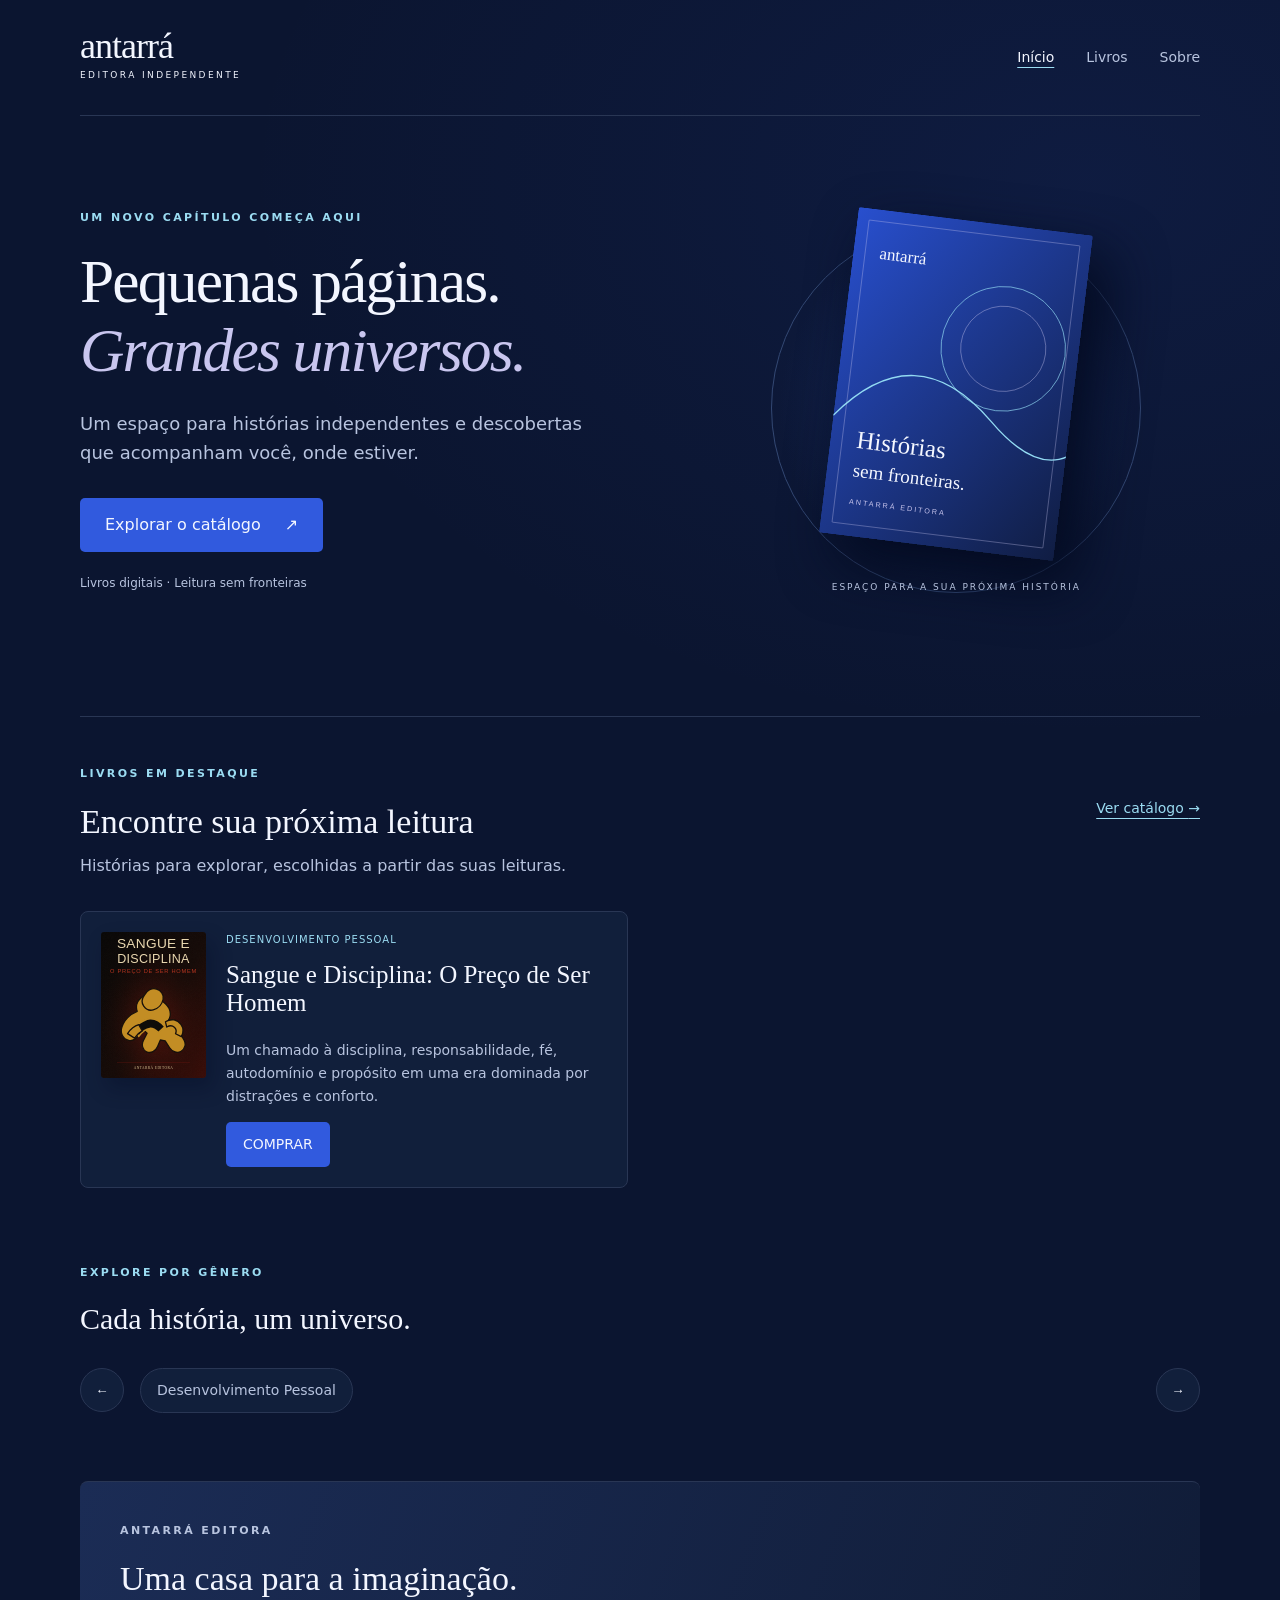
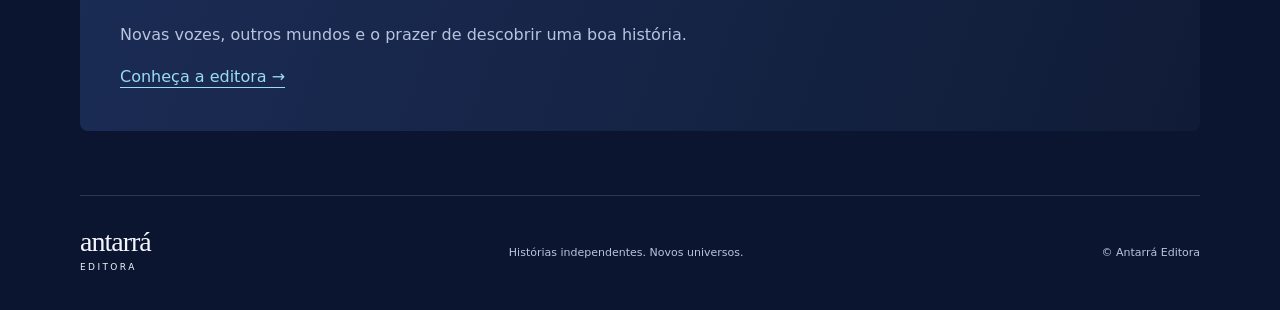
<file: index.html>
<!doctype html>
<html lang="pt-BR">
<head><meta charset="utf-8"><meta name="viewport" content="width=device-width, initial-scale=1"><meta name="description" content="Antarrá Editora — histórias independentes, novos universos."><title>Início | Antarrá Editora</title><link rel="stylesheet" href="css/style.css"><script src="js/loja.js" defer></script></head>
<body><a class="skip" href="#conteudo">Pular para o conteúdo</a><header class="header wrap"><a class="brand" href="index.html" aria-label="Antarrá Editora, início">antarrá<span>EDITORA INDEPENDENTE</span></a><nav aria-label="Menu principal"><a href="index.html" aria-current="page">Início</a><a href="livros.html">Livros</a><a href="sobre.html">Sobre</a></nav></header><main id="conteudo"><section class="hero wrap"><div><p class="eyebrow">UM NOVO CAPÍTULO COMEÇA AQUI</p><h1>Pequenas páginas.<br><em>Grandes universos.</em></h1><p class="lead">Um espaço para histórias independentes e descobertas que acompanham você, onde estiver.</p><a class="button" href="livros.html">Explorar o catálogo <span aria-hidden="true">↗</span></a><p class="quiet">Livros digitais · Leitura sem fronteiras</p></div><div class="hero-art" aria-hidden="true"><div class="orbit"></div><img src="capas/editorial.svg" alt="" width="360" height="500"><span class="art-caption">ESPAÇO PARA A SUA PRÓXIMA HISTÓRIA</span></div></section><section class="shelf wrap"><div class="section-heading"><div><p class="eyebrow">LIVROS EM DESTAQUE</p><h2>Encontre sua próxima leitura</h2></div><a href="livros.html">Ver catálogo <span aria-hidden="true">→</span></a></div><p class="intro">Histórias para explorar, escolhidas a partir das suas leituras.</p><div class="catalogo" data-catalogo="destaques" aria-live="polite"><p>Carregando catálogo…</p></div><noscript><p>Ative o JavaScript para visualizar o catálogo.</p></noscript></section><section class="genres wrap" aria-labelledby="generos-titulo"><p class="eyebrow">EXPLORE POR GÊNERO</p><h2 id="generos-titulo">Cada história, um universo.</h2><div class="genre-scroll"><button class="scroll-genre" type="button" data-scroll-generos="-1" aria-label="Rolar gêneros para a esquerda">←</button><nav class="genre-strip" data-generos-home aria-label="Gêneros literários"></nav><button class="scroll-genre" type="button" data-scroll-generos="1" aria-label="Rolar gêneros para a direita">→</button></div><p data-generos-vazio hidden>Nenhum gênero disponível.</p></section><section class="note wrap"><p class="eyebrow">ANTARRÁ EDITORA</p><h2>Uma casa para a imaginação.</h2><p>Novas vozes, outros mundos e o prazer de descobrir uma boa história.</p><a href="sobre.html">Conheça a editora →</a></section></main><footer class="wrap footer"><a class="brand" href="index.html">antarrá<span>EDITORA</span></a><p>Histórias independentes. Novos universos.</p><small>© Antarrá Editora</small></footer></body></html>
</file>
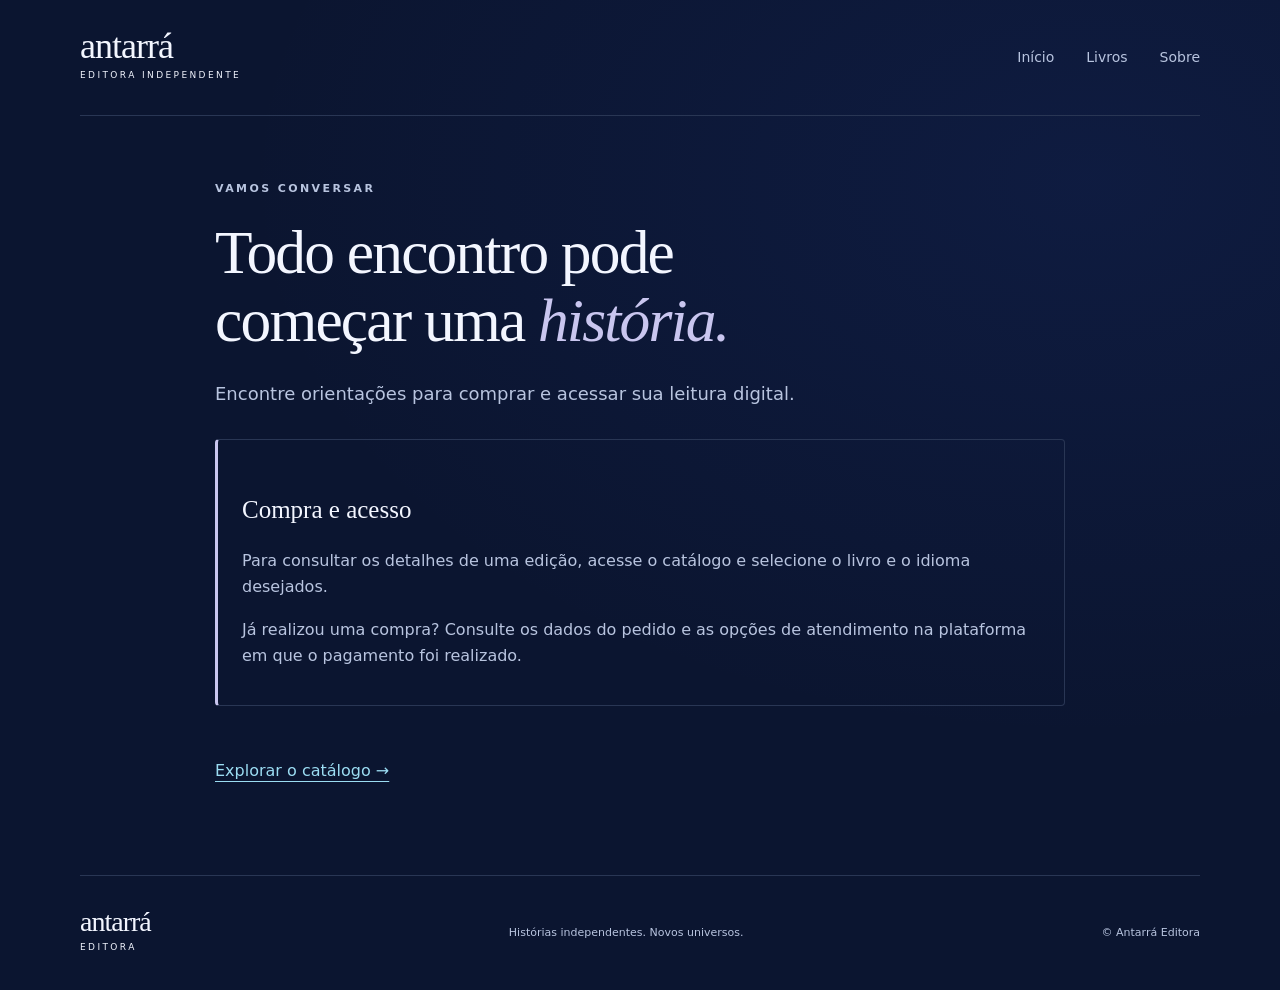
<file: contato.html>
<!doctype html>
<html lang="pt-BR">
<head><meta charset="utf-8"><meta name="viewport" content="width=device-width, initial-scale=1"><meta name="description" content="Antarrá Editora — histórias independentes, novos universos."><title>Contato | Antarrá Editora</title><link rel="stylesheet" href="css/style.css"><script src="js/loja.js" defer></script></head>
<body><a class="skip" href="#conteudo">Pular para o conteúdo</a><header class="header wrap"><a class="brand" href="index.html" aria-label="Antarrá Editora, início">antarrá<span>EDITORA INDEPENDENTE</span></a><nav aria-label="Menu principal"><a href="index.html">Início</a><a href="livros.html">Livros</a><a href="sobre.html">Sobre</a></nav></header><main id="conteudo"><section class="wrap page-section prose"><p class="eyebrow">VAMOS CONVERSAR</p><h1>Todo encontro pode<br>começar uma <em>história.</em></h1><p class="lead">Encontre orientações para comprar e acessar sua leitura digital.</p><div class="notice"><h2>Compra e acesso</h2><p>Para consultar os detalhes de uma edição, acesse o catálogo e selecione o livro e o idioma desejados.</p><p>Já realizou uma compra? Consulte os dados do pedido e as opções de atendimento na plataforma em que o pagamento foi realizado.</p></div><a class="text-link" href="livros.html">Explorar o catálogo →</a></section></main><footer class="wrap footer"><a class="brand" href="index.html">antarrá<span>EDITORA</span></a><p>Histórias independentes. Novos universos.</p><small>© Antarrá Editora</small></footer></body></html>
</file>
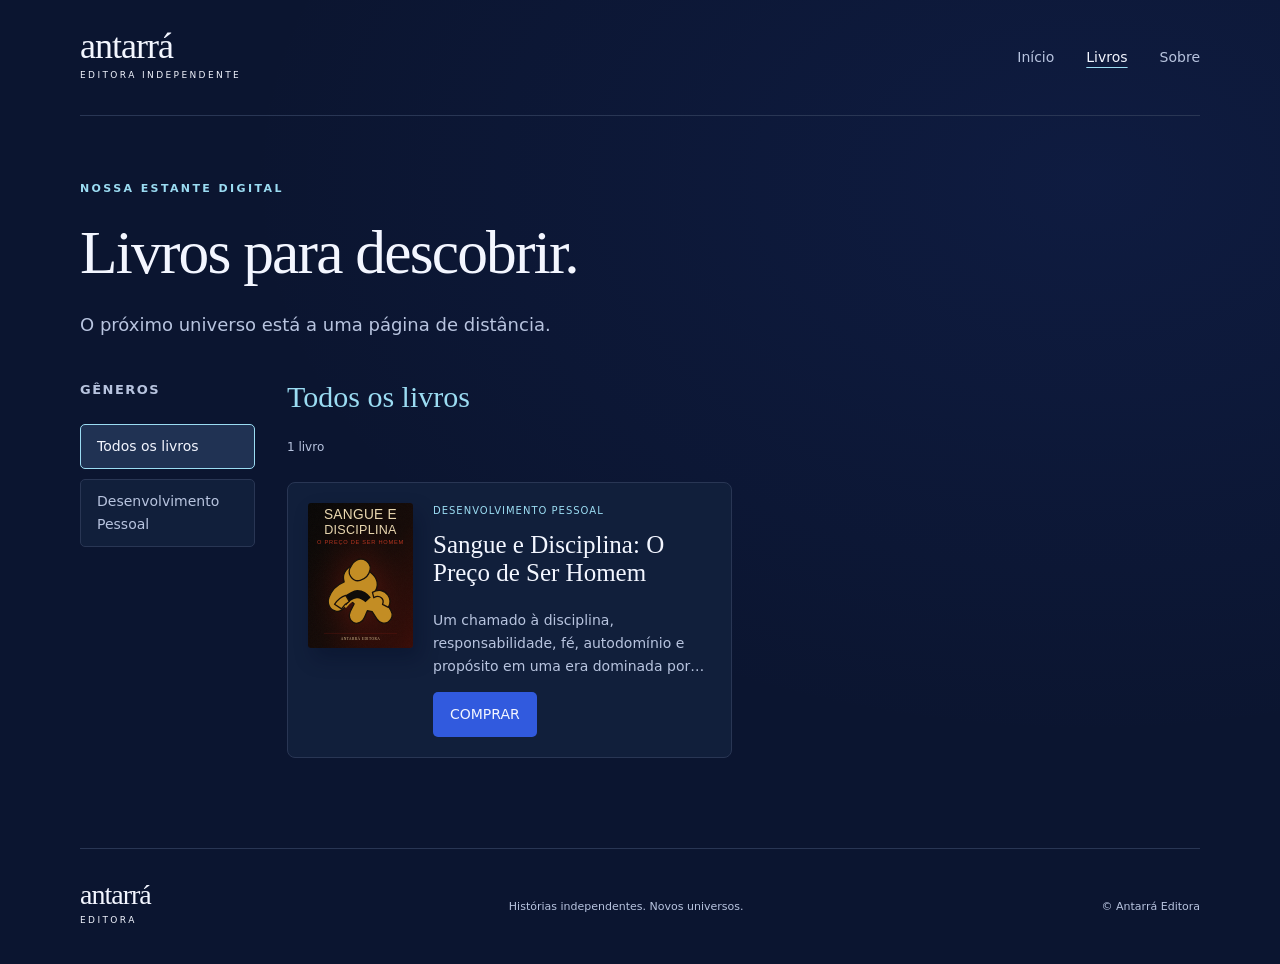
<file: livros.html>
<!doctype html>
<html lang="pt-BR">
<head><meta charset="utf-8"><meta name="viewport" content="width=device-width, initial-scale=1"><meta name="description" content="Antarrá Editora — histórias independentes, novos universos."><title>Livros | Antarrá Editora</title><link rel="stylesheet" href="css/style.css"><script src="js/loja.js" defer></script></head>
<body><a class="skip" href="#conteudo">Pular para o conteúdo</a><header class="header wrap"><a class="brand" href="index.html" aria-label="Antarrá Editora, início">antarrá<span>EDITORA INDEPENDENTE</span></a><nav aria-label="Menu principal"><a href="index.html">Início</a><a href="livros.html" aria-current="page">Livros</a><a href="sobre.html">Sobre</a></nav></header><main id="conteudo"><section class="wrap page-section"><p class="eyebrow">NOSSA ESTANTE DIGITAL</p><h1>Livros para descobrir.</h1><p class="lead">O próximo universo está a uma página de distância.</p><div class="library-layout"><aside class="genre-sidebar" aria-label="Filtrar livros por gênero"><h2 class="filter-title">Gêneros</h2><div data-generos-filtro class="genre-options"></div></aside><div class="library-results"><h2 data-filtro-titulo class="results-title">Todos os livros</h2><p data-contagem class="quiet" role="status"></p><div class="catalogo" data-catalogo="todos" aria-live="polite"><p>Carregando catálogo…</p></div></div></div><noscript><p>Ative o JavaScript para visualizar o catálogo.</p></noscript></section></main><footer class="wrap footer"><a class="brand" href="index.html">antarrá<span>EDITORA</span></a><p>Histórias independentes. Novos universos.</p><small>© Antarrá Editora</small></footer></body></html>
</file>
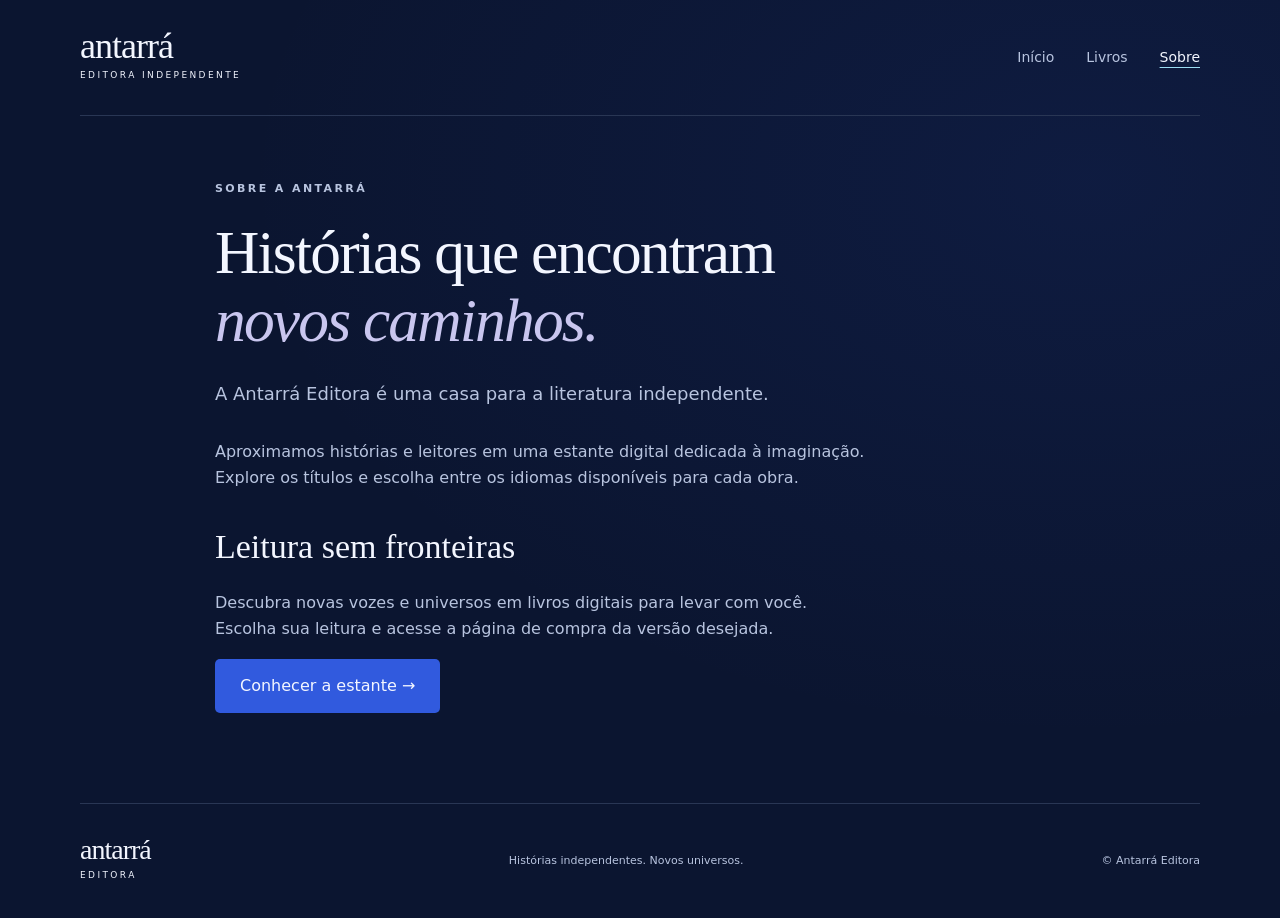
<file: sobre.html>
<!doctype html>
<html lang="pt-BR">
<head><meta charset="utf-8"><meta name="viewport" content="width=device-width, initial-scale=1"><meta name="description" content="Antarrá Editora — histórias independentes, novos universos."><title>Sobre | Antarrá Editora</title><link rel="stylesheet" href="css/style.css"><script src="js/loja.js" defer></script></head>
<body><a class="skip" href="#conteudo">Pular para o conteúdo</a><header class="header wrap"><a class="brand" href="index.html" aria-label="Antarrá Editora, início">antarrá<span>EDITORA INDEPENDENTE</span></a><nav aria-label="Menu principal"><a href="index.html">Início</a><a href="livros.html">Livros</a><a href="sobre.html" aria-current="page">Sobre</a></nav></header><main id="conteudo"><section class="wrap page-section prose"><p class="eyebrow">SOBRE A ANTARRÁ</p><h1>Histórias que encontram<br><em>novos caminhos.</em></h1><p class="lead">A Antarrá Editora é uma casa para a literatura independente.</p><p>Aproximamos histórias e leitores em uma estante digital dedicada à imaginação. Explore os títulos e escolha entre os idiomas disponíveis para cada obra.</p><h2>Leitura sem fronteiras</h2><p>Descubra novas vozes e universos em livros digitais para levar com você. Escolha sua leitura e acesse a página de compra da versão desejada.</p><a class="button" href="livros.html">Conhecer a estante →</a></section></main><footer class="wrap footer"><a class="brand" href="index.html">antarrá<span>EDITORA</span></a><p>Histórias independentes. Novos universos.</p><small>© Antarrá Editora</small></footer></body></html>
</file>
<file: css/style.css>
:root{--navy:#0b1530;--royal:#315ade;--cyan:#9bdcf2;--ice:#f3f6ff;--lavender:#c9c6ef;--muted:#b8c4df;--line:#293654}*{box-sizing:border-box}body{margin:0;background:var(--navy);color:var(--ice);font:16px/1.65 system-ui,sans-serif}a{color:inherit;text-underline-offset:5px}button,a{-webkit-tap-highlight-color:transparent}a:focus-visible,button:focus-visible{outline:3px solid var(--cyan);outline-offset:5px}.wrap{width:min(1120px,calc(100% - 48px));margin-inline:auto}.header{display:flex;align-items:center;justify-content:space-between;gap:24px;padding-block:28px;border-bottom:1px solid var(--line)}.brand{font:36px/1 Georgia,serif;text-decoration:none;letter-spacing:-1px}.brand span{display:block;font:9px/2.5 system-ui,sans-serif;letter-spacing:2.4px}nav{display:flex;gap:32px}nav a{text-decoration:none;font-size:14px;color:var(--muted)}nav a:hover,nav a[aria-current]{color:var(--ice)}nav a[aria-current]{text-decoration:underline;text-decoration-color:var(--cyan)}.hero{display:grid;grid-template-columns:1.2fr 1fr;align-items:center;gap:48px;padding-block:72px 88px}.eyebrow{font-size:11px;letter-spacing:2.4px;font-weight:650;color:var(--cyan);margin:0 0 20px}h1,h2,h3{font-family:Georgia,serif;font-weight:400;line-height:1.12;margin:0 0 24px}h1{font-size:clamp(40px,4.8vw,64px);letter-spacing:-1.8px}h2{font-size:34px}h3{font-size:28px}em{font-weight:400;color:var(--lavender)}.lead{font-size:18px;color:var(--muted);max-width:520px;margin-bottom:30px}.button{display:inline-flex;justify-content:center;align-items:center;gap:24px;border:1px solid transparent;border-radius:5px;background:var(--royal);color:var(--ice);padding:13px 24px;font:inherit;text-decoration:none;cursor:pointer}.button:hover{background:#4069ef}.quiet{font-size:12px;color:var(--muted);margin-top:22px}.hero-art{position:relative;display:flex;justify-content:center;align-items:center;min-height:440px;flex-direction:column}.hero-art img{width:236px;height:auto;transform:rotate(7deg);box-shadow:20px 24px 55px #030a20;z-index:1}.orbit{position:absolute;width:370px;height:370px;border:1px solid #334873;border-radius:50%;background:radial-gradient(circle,#25438a66,transparent 68%)}.art-caption{margin-top:32px;color:var(--muted);font-size:9px;letter-spacing:2px;z-index:1}.shelf{border-top:1px solid var(--line);padding-block:48px 64px}.section-heading{display:flex;justify-content:space-between;align-items:center;gap:20px}.section-heading h2{margin-bottom:12px}.section-heading a{font-size:14px;color:var(--cyan)}.intro{color:var(--muted);margin:0 0 32px}.catalogo{display:grid;grid-template-columns:repeat(2,minmax(0,1fr));gap:24px}.book{display:grid;grid-template-columns:130px minmax(0,1fr);gap:26px;background:#111f3b;border:1px solid var(--line);border-radius:8px;padding:24px}.book img{width:100%;height:auto;aspect-ratio:360/500;object-fit:cover}.book p{color:var(--muted);font-size:14px}.book h3{margin:12px 0 8px}.badge{font-size:10px;letter-spacing:1px;text-transform:uppercase;color:var(--cyan)}.book .author{font-size:12px;margin:0}.book .price{font-size:19px;color:var(--ice)}.book .button{font-size:14px;padding:10px 16px;width:100%}.button:disabled{background:#293654;color:var(--muted);cursor:default}.note{padding:40px;border-top:1px solid var(--line);background:linear-gradient(110deg,#1b2c55,#101c37);border-radius:8px;margin-bottom:64px}.note p{max-width:600px;color:var(--muted)}.note a{color:var(--cyan)}.footer{border-top:1px solid var(--line);display:flex;align-items:center;justify-content:space-between;gap:24px;padding-block:32px}.footer .brand{font-size:28px}.footer p,.footer small{font-size:11px;color:var(--muted)}.page-section{padding-block:64px 90px;min-height:65vh}.page-section .catalogo{margin-top:36px}.notice{padding:20px 24px;border:1px solid var(--line);border-left:3px solid var(--lavender);border-radius:4px;color:var(--muted);margin-block:28px}.notice h2{font-size:25px;color:var(--ice)}.prose{max-width:850px}.prose>p{max-width:650px;color:var(--muted)}.prose h2{margin-top:36px}.text-link{display:inline-block;margin-top:24px;color:var(--cyan)}dialog{background:#111f3b;color:var(--ice);border:1px solid var(--line);border-radius:10px;width:min(460px,calc(100% - 32px));padding:28px;max-height:85vh;overflow:auto}dialog::backdrop{background:#03091bcc}dialog h2{font-size:28px;margin-top:20px}.close{float:right;background:none;border:1px solid var(--line);color:var(--ice);border-radius:4px;padding:8px 12px;cursor:pointer}.language{display:block;border:1px solid var(--line);padding:14px;margin-top:12px;border-radius:4px;text-decoration:none}.language:hover{border-color:var(--cyan)}.skip{position:absolute;top:-100px;left:20px;background:var(--ice);color:var(--navy);padding:10px;z-index:5}.skip:focus{top:10px}@media(min-width:850px){.book:only-child{grid-column:1/-1;max-width:750px;grid-template-columns:175px minmax(0,1fr)}.book:only-child .button{width:auto}}@media(max-width:850px){.hero{gap:20px}.catalogo{grid-template-columns:1fr}.footer{flex-wrap:wrap}.hero-art img{width:190px}.orbit{width:290px;height:290px}}@media(max-width:600px){.wrap{width:calc(100% - 32px)}.header{flex-direction:column;gap:20px;padding-block:22px}nav{gap:26px}.hero{grid-template-columns:1fr;padding-block:44px;gap:8px}.hero-art{min-height:350px}.hero h1{font-size:44px}.hero-art img{width:185px}.section-heading{align-items:flex-start}.section-heading h2{font-size:28px}.book{grid-template-columns:90px minmax(0,1fr);padding:18px;gap:18px}.book h3{font-size:24px}.note{padding:26px}.footer{align-items:flex-start;flex-direction:column;gap:12px}.footer p{margin:0}.page-section{padding-block:40px 60px}h1{font-size:40px}.lead{font-size:16px}}@media(prefers-reduced-motion:no-preference){a,button{transition:background .15s,color .15s}}

/* Evolução do catálogo: gêneros, detalhes e versões. */
body{--genre-accent:var(--cyan);--genre-glow:#315ade18;background-image:radial-gradient(ellipse at 85% 20%,var(--genre-glow),transparent 55%);background-attachment:fixed}
body[data-tema="romance"]{--genre-accent:#f1b2c6;--genre-glow:#a23f6528}
body[data-tema="misterio"]{--genre-accent:#b0bddc;--genre-glow:#53638822}
body[data-tema="ficcao"]{--genre-accent:#9be9f3;--genre-glow:#168bb524}
body[data-tema="aventura"]{--genre-accent:#e6cc92;--genre-glow:#957b2420}
body[data-tema="drama"]{--genre-accent:#c6b5ee;--genre-glow:#78529824}
body[data-tema="reflexao"]{--genre-accent:#d8c59f;--genre-glow:#8f784020}
.genres{padding-block:12px 60px}.genres h2{font-size:30px}.genre-scroll{display:flex;align-items:center;gap:12px;min-width:0}.genre-strip{overflow-x:auto;overscroll-behavior-inline:contain;scrollbar-width:thin;display:flex;gap:12px;padding:8px 4px;min-width:0;flex:1}.genre-chip{display:inline-flex;align-items:center;flex-shrink:0;white-space:nowrap;text-decoration:none;font:inherit;font-size:14px;min-height:44px;padding:10px 16px;border:1px solid var(--line);border-radius:24px;background:#111f3b;color:var(--muted);cursor:pointer}.genre-chip:hover,.genre-chip[aria-pressed="true"]{color:var(--ice);border-color:var(--genre-accent);background:#203253}.scroll-genre{flex-shrink:0;min-width:44px;min-height:44px;color:var(--ice);border:1px solid var(--line);background:#111f3b;border-radius:50%;cursor:pointer}.scroll-genre:disabled{opacity:.4;cursor:default}.library-layout{display:grid;grid-template-columns:175px minmax(0,1fr);gap:32px;margin-top:40px}.genre-sidebar{min-width:0}.filter-title{font:600 13px/1.5 system-ui,sans-serif;color:var(--muted);text-transform:uppercase;letter-spacing:1.5px}.genre-options{display:flex;flex-direction:column;gap:10px}.genre-options .genre-chip{white-space:normal;text-align:left;border-radius:5px;justify-content:flex-start}.results-title{font-size:30px;color:var(--genre-accent)}.library-results{min-width:0}.library-results .catalogo{margin-top:24px}.catalogo .book{grid-template-columns:105px minmax(0,1fr);min-width:0;gap:20px;padding:20px;max-width:none;grid-column:auto}.book-copy{min-width:0;display:flex;flex-direction:column;align-items:flex-start}.book h3,.book p,.book-dialog h2,.version-title{overflow-wrap:anywhere}.book-open{padding:0;border:0;background:none;align-self:start;cursor:pointer;line-height:0;border-radius:4px}.book-open img{border-radius:3px;box-shadow:6px 10px 20px #030a2055}.book-open:focus-visible,.title-open:focus-visible,.genre-chip:focus-visible,.scroll-genre:focus-visible{outline:3px solid var(--cyan);outline-offset:4px}.title-open{color:inherit;font:inherit;text-align:left;background:none;border:0;padding:0;cursor:pointer}.title-open:hover{color:var(--genre-accent)}.book .badge{color:var(--genre-accent)}.book .button{margin-top:auto;min-height:44px;width:auto}.card-description{display:-webkit-box;-webkit-line-clamp:3;-webkit-box-orient:vertical;overflow:hidden}.book-copy .price{font-size:16px}.book-copy h3{font-size:25px}.modal-open{overflow:hidden}.book-dialog{width:min(900px,calc(100% - 32px));max-height:90dvh;padding:28px}.dialog-heading{display:flex;justify-content:space-between;align-items:flex-start;gap:20px;margin-bottom:26px}.dialog-heading h2{margin:0;line-height:1.2;flex:1;min-width:0}.dialog-heading .close{float:none;flex-shrink:0;min-height:44px}.book-details{display:grid;grid-template-columns:minmax(160px,250px) minmax(0,1fr);gap:36px}.book-details>img{width:100%;height:auto;border-radius:4px;box-shadow:10px 18px 30px #030a2066;align-self:start}.details-copy{min-width:0}.details-copy .author{margin-top:0;color:var(--muted)}.details-copy h3{font-size:24px;margin-bottom:10px}.details-copy .badge{color:var(--genre-accent)}.synopsis{white-space:pre-line;overflow-wrap:anywhere}.description-short{color:var(--muted)}.book-metadata{display:grid;grid-template-columns:auto 1fr;gap:6px 18px;font-size:14px;margin-block:24px}.book-metadata dt{color:var(--muted)}.book-metadata dd{margin:0;overflow-wrap:anywhere}.available-languages{font-size:13px;color:var(--muted)}.details-copy .price,.version-row .price{font-size:20px}.versions-dialog{width:min(520px,calc(100% - 32px))}.version-row{border-top:1px solid var(--line);padding-block:20px}.version-row h3{font:600 17px/1.5 system-ui,sans-serif;margin:0}.version-row p{font-size:14px;color:var(--muted);margin:8px 0 16px}.version-row .button{min-height:44px}.unavailable{color:var(--muted);background:#293654;cursor:default}.empty-catalog{color:var(--muted);grid-column:1/-1}.close:focus-visible{outline:3px solid var(--cyan);outline-offset:3px}
@media(min-width:1000px){[data-catalogo="destaques"]{grid-template-columns:repeat(2,minmax(0,1fr))}}
@media(max-width:1050px){.library-results .catalogo{grid-template-columns:1fr}}
@media(max-width:700px){.library-layout{grid-template-columns:minmax(0,1fr);gap:20px}.genre-options{flex-direction:row;overflow-x:auto;padding:5px;gap:10px}.genre-options .genre-chip{white-space:nowrap}.filter-title{margin-bottom:10px}.book-details{grid-template-columns:minmax(0,1fr);gap:24px}.book-details>img{width:min(190px,75%);justify-self:center}.book-dialog{padding:20px}.dialog-heading{gap:12px}.dialog-heading h2{font-size:26px}.genres{padding-bottom:40px}.genre-scroll{gap:6px}.scroll-genre{min-width:40px}.genre-chip{font-size:13px}.hero-art{overflow:hidden}}
@media(max-width:400px){.catalogo .book{grid-template-columns:78px minmax(0,1fr);gap:14px;padding:16px}.book-copy h3{font-size:23px}.book-copy .price{font-size:14px}.book .button{padding:10px 14px}.dialog-heading h2{font-size:24px}}
@media(prefers-reduced-motion:no-preference){.book-open img{transition:transform .22s,box-shadow .22s}.book-open:hover img{transform:translateY(-5px) scale(1.025);box-shadow:8px 17px 25px #030a2088}dialog[open]{animation:panel-in .22s ease-out}dialog[open]::backdrop{animation:backdrop-in .22s ease-out}.book-details>img{animation:cover-in .26s ease-out}@keyframes panel-in{from{opacity:0;transform:translateY(12px) scale(.98)}to{opacity:1;transform:none}}@keyframes cover-in{from{transform:translateY(8px) scale(.96)}to{transform:none}}@keyframes backdrop-in{from{opacity:0}to{opacity:1}}}
@media(prefers-reduced-motion:reduce){*,*::before,*::after{scroll-behavior:auto!important;animation:none!important;transition:none!important}}
</file>
